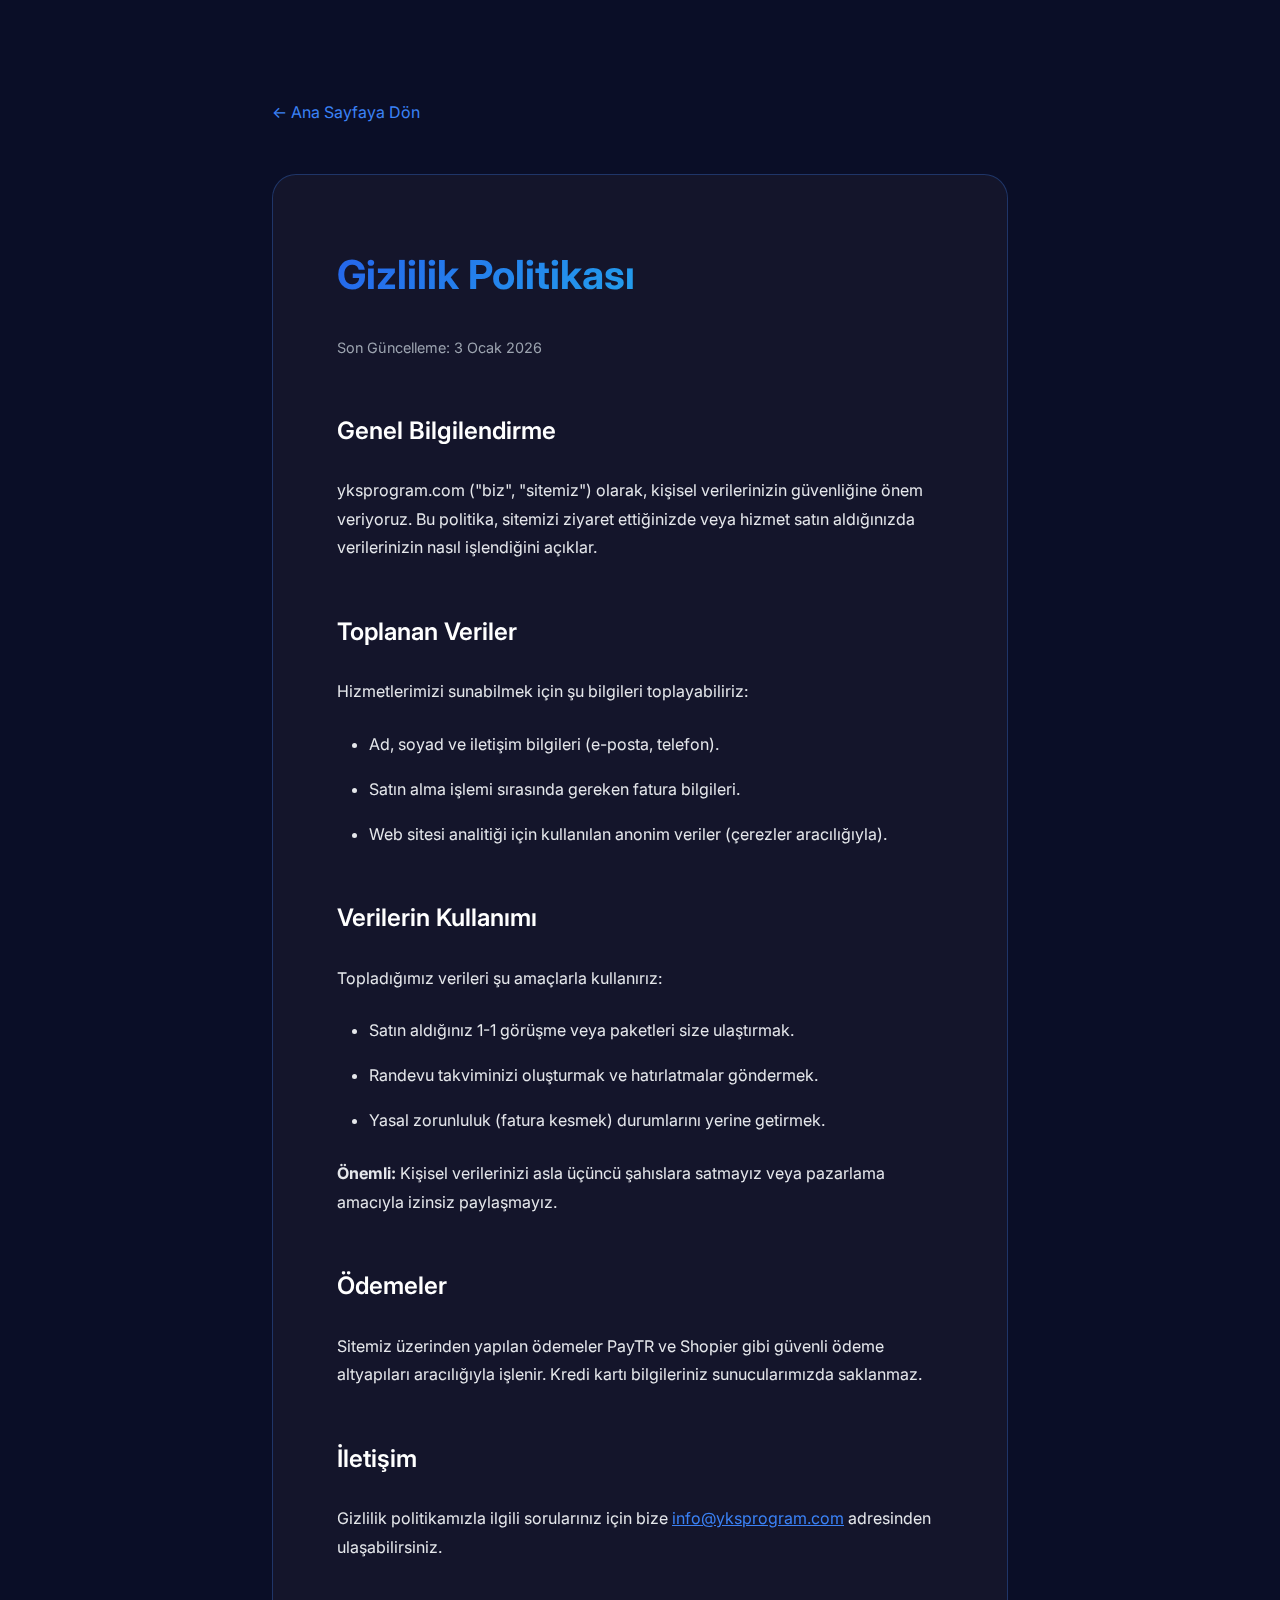
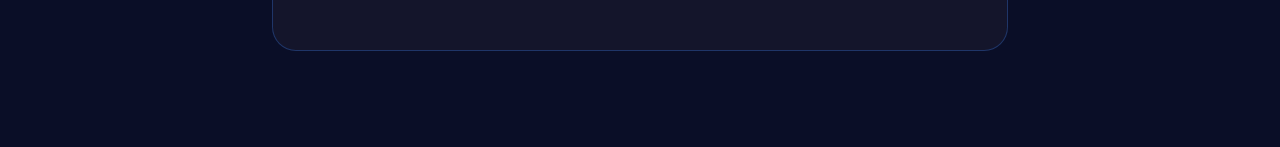
<file: gizlilik-politikasi.html>
<!DOCTYPE html>
<html lang="tr">
<head>
    <meta charset="UTF-8">
    <meta name="viewport" content="width=device-width, initial-scale=1.0">
    <title>Gizlilik Politikası - YKS 2026 Program</title>
    <link rel="icon" type="image/png" href="images/arrows.png">
    <link rel="stylesheet" href="styles.css">
    <link rel="preconnect" href="https://fonts.googleapis.com">
    <link rel="preconnect" href="https://fonts.gstatic.com" crossorigin>
    <link href="https://fonts.googleapis.com/css2?family=Inter:wght@300;400;500;600;700;800&display=swap" rel="stylesheet">
    <style>
        .policy-page {
            padding-top: 100px;
            padding-bottom: var(--spacing-3xl);
            min-height: 100vh;
        }
        .policy-container {
            max-width: 800px;
            margin: 0 auto;
            padding: 0 var(--spacing-lg);
        }
        .policy-content {
            background: rgba(26, 26, 46, 0.6);
            backdrop-filter: blur(10px);
            border: 1px solid rgba(59, 130, 246, 0.3);
            border-radius: var(--radius-xl);
            padding: var(--spacing-2xl);
            line-height: 1.8;
        }
        .policy-content h1 {
            font-size: 2.5rem;
            font-weight: 700;
            margin-bottom: var(--spacing-md);
            background: var(--gradient-2);
            -webkit-background-clip: text;
            -webkit-text-fill-color: transparent;
            background-clip: text;
        }
        .policy-content h2 {
            font-size: 1.5rem;
            font-weight: 600;
            margin-top: var(--spacing-xl);
            margin-bottom: var(--spacing-md);
            color: var(--text-primary);
        }
        .policy-content p {
            color: var(--text-secondary);
            margin-bottom: var(--spacing-md);
        }
        .policy-content ul {
            color: var(--text-secondary);
            margin-bottom: var(--spacing-md);
            padding-left: var(--spacing-lg);
        }
        .policy-content li {
            margin-bottom: var(--spacing-sm);
        }
        .policy-meta {
            color: var(--text-tertiary);
            font-size: 0.9rem;
            margin-bottom: var(--spacing-xl);
        }
        .back-link {
            display: inline-block;
            margin-bottom: var(--spacing-xl);
            color: var(--blue-500);
            text-decoration: none;
            transition: color 0.3s ease;
        }
        .back-link:hover {
            color: var(--blue-400);
        }
        @media (max-width: 768px) {
            .policy-content {
                padding: var(--spacing-lg);
            }
            .policy-content h1 {
                font-size: 2rem;
            }
            .policy-content h2 {
                font-size: 1.3rem;
            }
        }
    </style>
</head>
<body>
    <section class="policy-page">
        <div class="policy-container">
            <a href="index.html" class="back-link">← Ana Sayfaya Dön</a>
            <div class="policy-content">
                <h1>Gizlilik Politikası</h1>
                <div class="policy-meta">Son Güncelleme: 3 Ocak 2026</div>
                
                <h2>Genel Bilgilendirme</h2>
                <p>yksprogram.com ("biz", "sitemiz") olarak, kişisel verilerinizin güvenliğine önem veriyoruz. Bu politika, sitemizi ziyaret ettiğinizde veya hizmet satın aldığınızda verilerinizin nasıl işlendiğini açıklar.</p>
                
                <h2>Toplanan Veriler</h2>
                <p>Hizmetlerimizi sunabilmek için şu bilgileri toplayabiliriz:</p>
                <ul>
                    <li>Ad, soyad ve iletişim bilgileri (e-posta, telefon).</li>
                    <li>Satın alma işlemi sırasında gereken fatura bilgileri.</li>
                    <li>Web sitesi analitiği için kullanılan anonim veriler (çerezler aracılığıyla).</li>
                </ul>
                
                <h2>Verilerin Kullanımı</h2>
                <p>Topladığımız verileri şu amaçlarla kullanırız:</p>
                <ul>
                    <li>Satın aldığınız 1-1 görüşme veya paketleri size ulaştırmak.</li>
                    <li>Randevu takviminizi oluşturmak ve hatırlatmalar göndermek.</li>
                    <li>Yasal zorunluluk (fatura kesmek) durumlarını yerine getirmek.</li>
                </ul>
                <p><strong>Önemli:</strong> Kişisel verilerinizi asla üçüncü şahıslara satmayız veya pazarlama amacıyla izinsiz paylaşmayız.</p>
                
                <h2>Ödemeler</h2>
                <p>Sitemiz üzerinden yapılan ödemeler PayTR ve Shopier gibi güvenli ödeme altyapıları aracılığıyla işlenir. Kredi kartı bilgileriniz sunucularımızda saklanmaz.</p>
                
                <h2>İletişim</h2>
                <p>Gizlilik politikamızla ilgili sorularınız için bize <a href="mailto:info@yksprogram.com" style="color: var(--blue-500);">info@yksprogram.com</a> adresinden ulaşabilirsiniz.</p>
            </div>
        </div>
    </section>
</body>
</html>
</file>
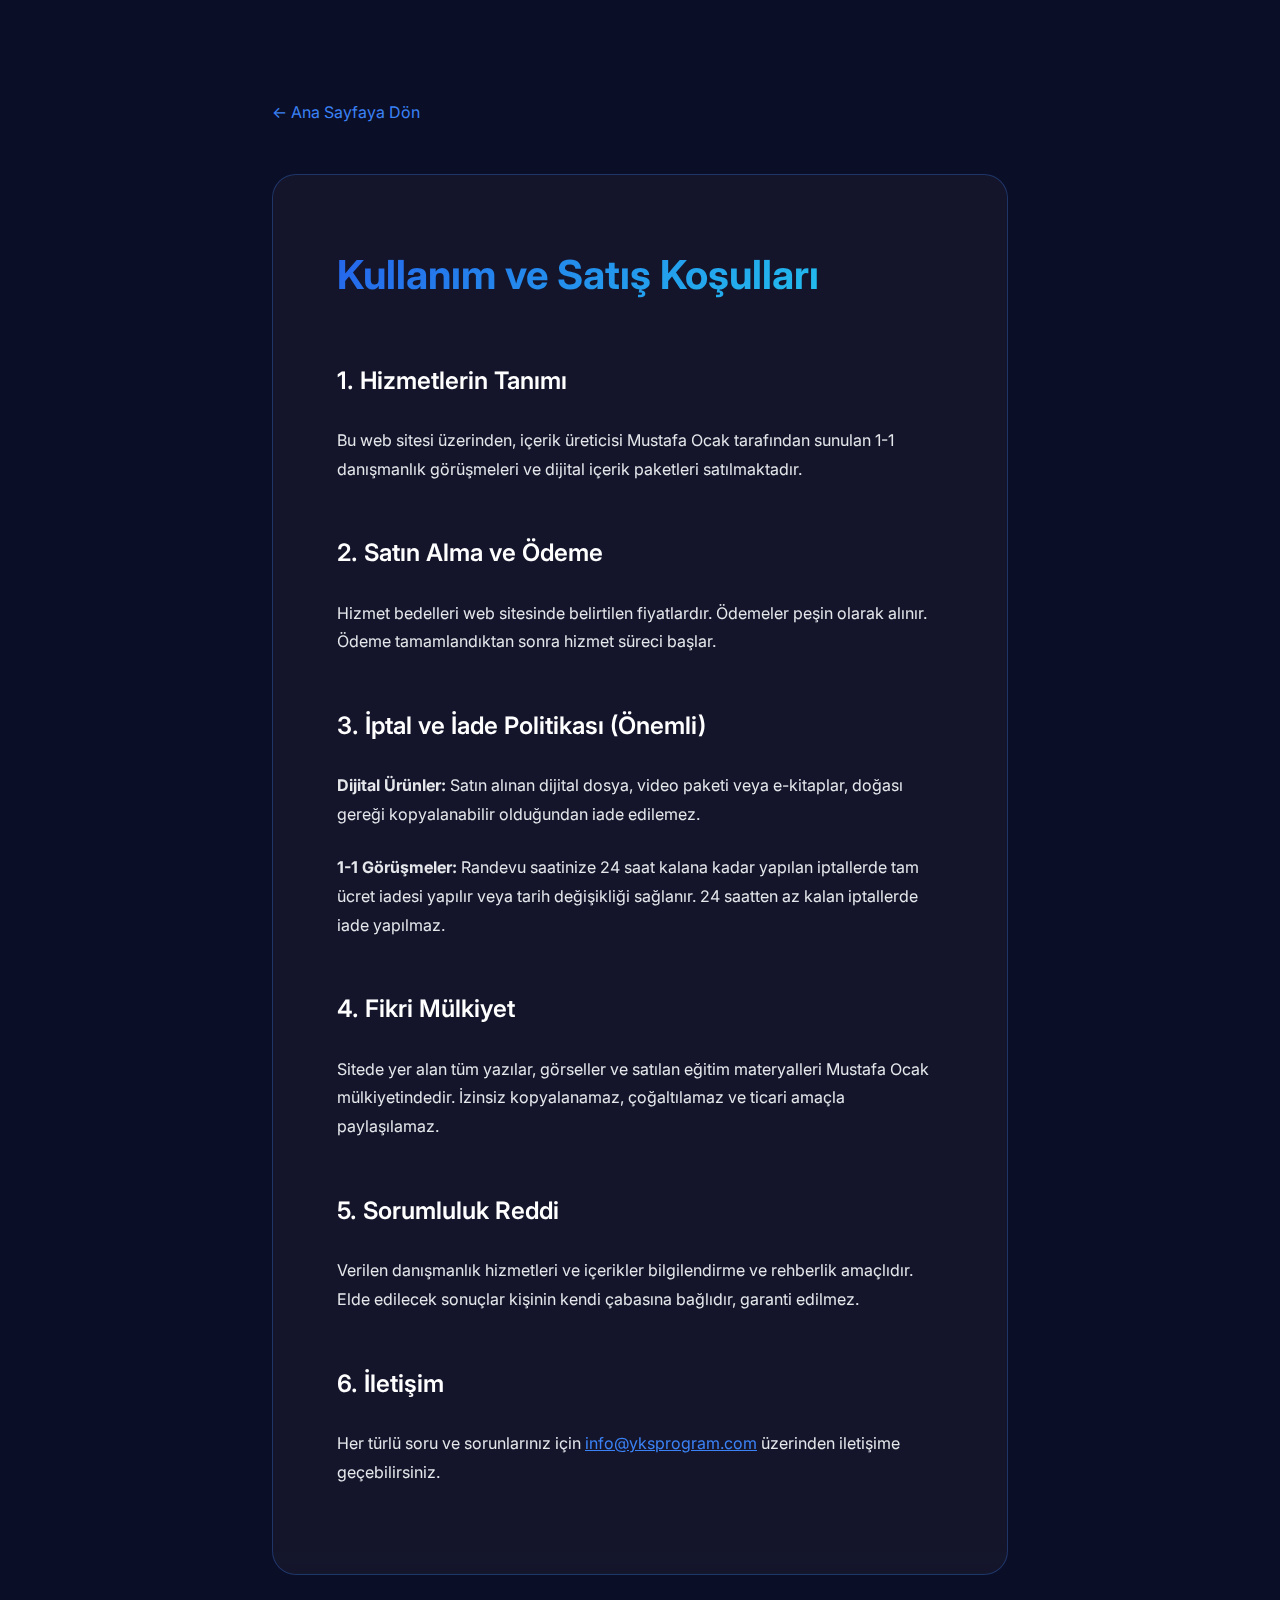
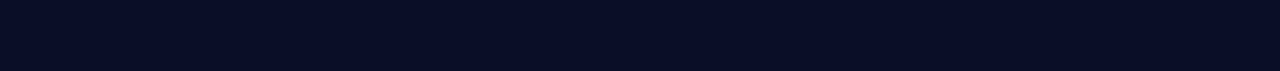
<file: kullanim-kosullari.html>
<!DOCTYPE html>
<html lang="tr">
<head>
    <meta charset="UTF-8">
    <meta name="viewport" content="width=device-width, initial-scale=1.0">
    <title>Kullanım Koşulları - YKS 2026 Program</title>
    <link rel="icon" type="image/png" href="images/arrows.png">
    <link rel="stylesheet" href="styles.css">
    <link rel="preconnect" href="https://fonts.googleapis.com">
    <link rel="preconnect" href="https://fonts.gstatic.com" crossorigin>
    <link href="https://fonts.googleapis.com/css2?family=Inter:wght@300;400;500;600;700;800&display=swap" rel="stylesheet">
    <style>
        .policy-page {
            padding-top: 100px;
            padding-bottom: var(--spacing-3xl);
            min-height: 100vh;
        }
        .policy-container {
            max-width: 800px;
            margin: 0 auto;
            padding: 0 var(--spacing-lg);
        }
        .policy-content {
            background: rgba(26, 26, 46, 0.6);
            backdrop-filter: blur(10px);
            border: 1px solid rgba(59, 130, 246, 0.3);
            border-radius: var(--radius-xl);
            padding: var(--spacing-2xl);
            line-height: 1.8;
        }
        .policy-content h1 {
            font-size: 2.5rem;
            font-weight: 700;
            margin-bottom: var(--spacing-md);
            background: var(--gradient-2);
            -webkit-background-clip: text;
            -webkit-text-fill-color: transparent;
            background-clip: text;
        }
        .policy-content h2 {
            font-size: 1.5rem;
            font-weight: 600;
            margin-top: var(--spacing-xl);
            margin-bottom: var(--spacing-md);
            color: var(--text-primary);
        }
        .policy-content p {
            color: var(--text-secondary);
            margin-bottom: var(--spacing-md);
        }
        .policy-content ul {
            color: var(--text-secondary);
            margin-bottom: var(--spacing-md);
            padding-left: var(--spacing-lg);
        }
        .policy-content li {
            margin-bottom: var(--spacing-sm);
        }
        .back-link {
            display: inline-block;
            margin-bottom: var(--spacing-xl);
            color: var(--blue-500);
            text-decoration: none;
            transition: color 0.3s ease;
        }
        .back-link:hover {
            color: var(--blue-400);
        }
        @media (max-width: 768px) {
            .policy-content {
                padding: var(--spacing-lg);
            }
            .policy-content h1 {
                font-size: 2rem;
            }
            .policy-content h2 {
                font-size: 1.3rem;
            }
        }
    </style>
</head>
<body>
    <section class="policy-page">
        <div class="policy-container">
            <a href="index.html" class="back-link">← Ana Sayfaya Dön</a>
            <div class="policy-content">
                <h1>Kullanım ve Satış Koşulları</h1>
                
                <h2>1. Hizmetlerin Tanımı</h2>
                <p>Bu web sitesi üzerinden, içerik üreticisi Mustafa Ocak tarafından sunulan 1-1 danışmanlık görüşmeleri ve dijital içerik paketleri satılmaktadır.</p>
                
                <h2>2. Satın Alma ve Ödeme</h2>
                <p>Hizmet bedelleri web sitesinde belirtilen fiyatlardır. Ödemeler peşin olarak alınır. Ödeme tamamlandıktan sonra hizmet süreci başlar.</p>
                
                <h2>3. İptal ve İade Politikası (Önemli)</h2>
                <p><strong>Dijital Ürünler:</strong> Satın alınan dijital dosya, video paketi veya e-kitaplar, doğası gereği kopyalanabilir olduğundan iade edilemez.</p>
                <p><strong>1-1 Görüşmeler:</strong> Randevu saatinize 24 saat kalana kadar yapılan iptallerde tam ücret iadesi yapılır veya tarih değişikliği sağlanır. 24 saatten az kalan iptallerde iade yapılmaz.</p>
                
                <h2>4. Fikri Mülkiyet</h2>
                <p>Sitede yer alan tüm yazılar, görseller ve satılan eğitim materyalleri Mustafa Ocak mülkiyetindedir. İzinsiz kopyalanamaz, çoğaltılamaz ve ticari amaçla paylaşılamaz.</p>
                
                <h2>5. Sorumluluk Reddi</h2>
                <p>Verilen danışmanlık hizmetleri ve içerikler bilgilendirme ve rehberlik amaçlıdır. Elde edilecek sonuçlar kişinin kendi çabasına bağlıdır, garanti edilmez.</p>
                
                <h2>6. İletişim</h2>
                <p>Her türlü soru ve sorunlarınız için <a href="mailto:info@yksprogram.com" style="color: var(--blue-500);">info@yksprogram.com</a> üzerinden iletişime geçebilirsiniz.</p>
            </div>
        </div>
    </section>
</body>
</html>
</file>
<file: styles.css>
/* ============================================
   CSS Variables - Color Palette from NFT Theme
   ============================================ */
:root {
    /* Dark Base Colors */
    --bg-primary: #0A0E27;
    --bg-secondary: #1A1A2E;
    --bg-tertiary: #16213E;
    
    /* Blue Accents (replacing purple/pink) */
    --blue-400: #60A5FA;
    --blue-500: #3B82F6;
    --blue-600: #2563EB;
    --blue-700: #1D4ED8;
    --blue-800: #1E40AF;
    --cyan-400: #22D3EE;
    --cyan-500: #06B6D4;
    --cyan-600: #0891B2;
    
    /* Gradient Colors (blue tones) */
    --gradient-1: linear-gradient(135deg, #3B82F6 0%, #06B6D4 100%);
    --gradient-2: linear-gradient(135deg, #2563EB 0%, #22D3EE 100%);
    --gradient-3: linear-gradient(135deg, #1D4ED8 0%, #3B82F6 100%);
    --gradient-4: linear-gradient(135deg, #0A0E27 0%, #1A1A2E 50%, #16213E 100%);
    --gradient-5: linear-gradient(135deg, #1E40AF 0%, #06B6D4 100%);
    
    /* Text Colors */
    --text-primary: #FFFFFF;
    --text-secondary: #E5E7EB;
    --text-tertiary: #9CA3AF;
    
    /* Spacing */
    --spacing-xs: 0.5rem;
    --spacing-sm: 1rem;
    --spacing-md: 1.5rem;
    --spacing-lg: 2rem;
    --spacing-xl: 3rem;
    --spacing-2xl: 4rem;
    --spacing-3xl: 6rem;
    
    /* Border Radius */
    --radius-sm: 8px;
    --radius-md: 12px;
    --radius-lg: 16px;
    --radius-xl: 24px;
    
    /* Shadows */
    --shadow-sm: 0 2px 8px rgba(0, 0, 0, 0.1);
    --shadow-md: 0 4px 16px rgba(0, 0, 0, 0.2);
    --shadow-lg: 0 8px 32px rgba(0, 0, 0, 0.3);
    --shadow-glow: 0 0 20px rgba(59, 130, 246, 0.3);
    --shadow-glow-strong: 0 0 40px rgba(59, 130, 246, 0.5);
    --shadow-3d: 0 10px 40px rgba(59, 130, 246, 0.6), 0 0 60px rgba(34, 211, 238, 0.4);
    --shadow-3d-hover: 0 15px 50px rgba(59, 130, 246, 0.8), 0 0 80px rgba(34, 211, 238, 0.6);
}

/* ============================================
   Reset & Base Styles
   ============================================ */
* {
    margin: 0;
    padding: 0;
    box-sizing: border-box;
}

html {
    scroll-behavior: smooth;
}

body {
    font-family: 'Inter', -apple-system, BlinkMacSystemFont, 'Segoe UI', Roboto, sans-serif;
    background-color: var(--bg-primary);
    color: var(--text-primary);
    line-height: 1.6;
    overflow-x: hidden;
}

.container {
    max-width: 1200px;
    margin: 0 auto;
    padding: 0 var(--spacing-lg);
    position: relative;
    z-index: 1;
}

/* ============================================
   Navigation
   ============================================ */
.navbar {
    position: fixed;
    top: 0;
    left: 0;
    right: 0;
    z-index: 1000;
    background: rgba(10, 14, 39, 0.8);
    backdrop-filter: blur(10px);
    border-bottom: 1px solid rgba(59, 130, 246, 0.1);
    padding: var(--spacing-md) 0;
}

.nav-content {
    display: flex;
    justify-content: space-between;
    align-items: center;
}

.logo {
    display: flex;
    align-items: center;
    gap: var(--spacing-sm);
    font-size: 1.5rem;
    font-weight: 700;
    color: var(--text-primary);
}

.logo-icon {
    font-size: 2rem;
}

.nav-links {
    display: flex;
    list-style: none;
    gap: var(--spacing-xl);
}

.nav-links a {
    color: var(--text-secondary);
    text-decoration: none;
    font-weight: 500;
    transition: color 0.3s ease;
    position: relative;
}

.nav-links a:hover {
    color: var(--blue-500);
}

.nav-links a::after {
    content: '';
    position: absolute;
    bottom: -4px;
    left: 0;
    width: 0;
    height: 2px;
    background: var(--gradient-2);
    transition: width 0.3s ease;
}

.nav-links a:hover::after {
    width: 100%;
}

.nav-cta {
    padding: var(--spacing-xs) var(--spacing-md);
    font-size: 0.9rem;
}

/* ============================================
   Buttons
   ============================================ */
.btn-primary,
.btn-secondary {
    border: none;
    border-radius: var(--radius-md);
    font-weight: 600;
    cursor: pointer;
    transition: all 0.3s ease;
    display: inline-flex;
    align-items: center;
    gap: var(--spacing-xs);
    font-family: inherit;
}

.btn-primary {
    background: var(--gradient-2);
    color: var(--text-primary);
    padding: var(--spacing-sm) var(--spacing-lg);
    box-shadow: var(--shadow-glow);
}

.btn-primary:hover {
    transform: translateY(-2px);
    box-shadow: var(--shadow-glow-strong);
}

/* Hero CTA Buttons with 3D effect */
.hero-cta .btn-primary {
    box-shadow: var(--shadow-3d);
    position: relative;
}

.hero-cta .btn-primary:hover {
    box-shadow: var(--shadow-3d-hover);
    transform: translateY(-4px) scale(1.02);
}

.hero-cta .btn-primary::before {
    content: '';
    position: absolute;
    inset: -2px;
    background: var(--gradient-2);
    border-radius: var(--radius-md);
    opacity: 0.5;
    filter: blur(20px);
    z-index: -1;
    transition: opacity 0.3s ease;
}

.hero-cta .btn-primary:hover::before {
    opacity: 0.8;
}

.btn-secondary {
    background: rgba(255, 255, 255, 0.1);
    color: var(--text-primary);
    padding: var(--spacing-sm) var(--spacing-lg);
    border: 1px solid rgba(255, 255, 255, 0.2);
}

.btn-secondary:hover {
    background: rgba(255, 255, 255, 0.15);
    border-color: rgba(255, 255, 255, 0.3);
}

.btn-large {
    padding: var(--spacing-md) var(--spacing-xl);
    font-size: 1.1rem;
}

/* ============================================
   Hero Section
   ============================================ */
.hero {
    position: relative;
    min-height: 100vh;
    display: flex;
    align-items: center;
    padding-top: 80px;
    overflow: hidden;
}

.hero-background {
    position: absolute;
    top: 0;
    left: 0;
    right: 0;
    bottom: 0;
    z-index: 0;
    overflow: hidden;
}

.gradient-orb {
    position: absolute;
    border-radius: 50%;
    filter: blur(80px);
    opacity: 0.5;
    animation: float 20s infinite ease-in-out;
}

.orb-1 {
    width: 500px;
    height: 500px;
    background: var(--gradient-2);
    top: -200px;
    left: -200px;
    animation-delay: 0s;
}

.orb-2 {
    width: 400px;
    height: 400px;
    background: var(--gradient-3);
    bottom: -150px;
    right: -150px;
    animation-delay: 5s;
}

.orb-3 {
    width: 300px;
    height: 300px;
    background: var(--gradient-1);
    top: 50%;
    right: 10%;
    animation-delay: 10s;
}

@keyframes float {
    0%, 100% {
        transform: translate(0, 0) scale(1);
    }
    33% {
        transform: translate(30px, -30px) scale(1.1);
    }
    66% {
        transform: translate(-20px, 20px) scale(0.9);
    }
}

.hero-content {
    position: relative;
    z-index: 1;
    display: grid;
    grid-template-columns: 1.2fr 0.8fr;
    gap: 8rem;
    align-items: start;
}

.hero-title {
    font-size: 3.5rem;
    font-weight: 800;
    line-height: 1.2;
    margin-bottom: var(--spacing-lg);
}

.gradient-text {
    background: var(--gradient-2);
    -webkit-background-clip: text;
    -webkit-text-fill-color: transparent;
    background-clip: text;
}

.hero-subtitle {
    font-size: 1.25rem;
    color: var(--text-secondary);
    margin-bottom: var(--spacing-xl);
    line-height: 1.8;
}

.hero-cta {
    display: flex;
    gap: var(--spacing-md);
    margin-bottom: var(--spacing-2xl);
}

.hero-stats {
    display: flex;
    gap: var(--spacing-xl);
}

.stat-item {
    text-align: left;
}

.stat-text {
    font-size: 1.1rem;
    color: var(--text-secondary);
    line-height: 1.6;
}

.stat-highlight {
    font-size: 1.5rem;
    font-weight: 700;
    background: var(--gradient-2);
    -webkit-background-clip: text;
    -webkit-text-fill-color: transparent;
    background-clip: text;
}

.stat-number {
    font-size: 2rem;
    font-weight: 700;
    background: var(--gradient-2);
    -webkit-background-clip: text;
    -webkit-text-fill-color: transparent;
    background-clip: text;
    margin-bottom: var(--spacing-xs);
}

.stat-label {
    font-size: 0.9rem;
    color: var(--text-tertiary);
}

/* Hero Visual */
.hero-visual {
    position: relative;
    display: flex;
    justify-content: center;
    align-items: flex-start;
    height: 500px;
}

.bundle-visual {
    display: grid;
    grid-template-columns: repeat(2, 1fr);
    grid-template-rows: repeat(2, 1fr);
    gap: var(--spacing-lg);
    width: 100%;
    max-width: 500px;
    aspect-ratio: 1;
    margin: 0;
}

.visual-card {
    width: 100%;
    height: 100%;
    aspect-ratio: 1;
    background: rgba(59, 130, 246, 0.1);
    backdrop-filter: blur(10px);
    border: 1px solid rgba(59, 130, 246, 0.3);
    border-radius: var(--radius-lg);
    display: flex;
    align-items: center;
    justify-content: center;
    box-shadow: var(--shadow-glow);
}

.card-icon {
    font-size: 4rem;
    z-index: 2;
}

.card-image {
    width: 100%;
    height: 100%;
    object-fit: contain;
    z-index: 2;
    position: relative;
}

.card-glow {
    position: absolute;
    inset: -2px;
    background: var(--gradient-2);
    border-radius: var(--radius-lg);
    opacity: 0;
    filter: blur(20px);
    transition: opacity 0.3s ease;
    z-index: -1;
}

.visual-card:hover .card-glow {
    opacity: 0.5;
}


/* ============================================
   Section Styles
   ============================================ */
section {
    padding: var(--spacing-3xl) 0;
    position: relative;
}

.hero {
    padding-bottom: 0;
}

/* Wave transitions between sections */
section::before {
    content: '';
    position: absolute;
    top: 0;
    left: 0;
    right: 0;
    height: 120px;
    background: inherit;
    clip-path: polygon(0 0, 0 40%, 25% 50%, 50% 40%, 75% 50%, 100% 40%, 100% 0);
    z-index: 0;
}

section::after {
    content: '';
    position: absolute;
    bottom: 0;
    left: 0;
    right: 0;
    height: 120px;
    background: inherit;
    clip-path: polygon(0 100%, 0 60%, 25% 50%, 50% 60%, 75% 50%, 100% 60%, 100% 100%);
    z-index: 0;
}

.hero::after {
    background: var(--bg-primary);
    clip-path: polygon(0 100%, 0 60%, 25% 50%, 50% 60%, 75% 50%, 100% 60%, 100% 100%);
}

.features::before {
    background: linear-gradient(180deg, var(--bg-primary) 0%, var(--bg-secondary) 100%);
}

.testimonials::before {
    background: var(--bg-primary);
    clip-path: polygon(0 0, 0 35%, 25% 45%, 50% 35%, 75% 45%, 100% 35%, 100% 0);
}

.testimonials::after {
    background: var(--bg-primary);
    clip-path: polygon(0 100%, 0 65%, 25% 55%, 50% 65%, 75% 55%, 100% 65%, 100% 100%);
}

.pricing::before {
    background: var(--bg-secondary);
    clip-path: polygon(0 0, 0 32%, 22% 42%, 45% 32%, 68% 42%, 90% 32%, 100% 40%, 100% 0);
}

.footer::before {
    background: var(--bg-primary);
    clip-path: polygon(0 0, 0 28%, 20% 38%, 40% 28%, 60% 38%, 80% 28%, 100% 35%, 100% 0);
}

.section-header {
    text-align: center;
    margin-bottom: var(--spacing-3xl);
    position: relative;
    z-index: 1;
}

.section-title {
    font-size: 2.5rem;
    font-weight: 700;
    margin-bottom: var(--spacing-md);
    background: var(--gradient-2);
    -webkit-background-clip: text;
    -webkit-text-fill-color: transparent;
    background-clip: text;
}

.section-subtitle {
    font-size: 1.1rem;
    color: var(--text-secondary);
}

/* ============================================
   Features Section
   ============================================ */
.features {
    background: linear-gradient(180deg, var(--bg-primary) 0%, var(--bg-secondary) 50%, var(--bg-secondary) 100%);
    position: relative;
}

.features::before {
    background: linear-gradient(180deg, var(--bg-primary) 0%, var(--bg-secondary) 100%);
}

.features-grid {
    display: grid;
    grid-template-columns: repeat(4, 1fr);
    gap: var(--spacing-lg);
    position: relative;
    z-index: 1;
}

.feature-card {
    background: linear-gradient(135deg, rgba(59, 130, 246, 0.1) 0%, rgba(34, 211, 238, 0.05) 100%);
    backdrop-filter: blur(10px);
    border: 1px solid rgba(59, 130, 246, 0.3);
    border-radius: var(--radius-lg);
    padding: var(--spacing-md);
    transition: all 0.3s ease;
    position: relative;
    overflow: hidden;
    box-shadow: 0 4px 20px rgba(59, 130, 246, 0.1);
}

.feature-card::before {
    content: '';
    position: absolute;
    top: 0;
    left: 0;
    right: 0;
    height: 3px;
    background: var(--gradient-2);
    transform: scaleX(0);
    transition: transform 0.3s ease;
}

.feature-card:hover {
    transform: translateY(-8px);
    border-color: rgba(59, 130, 246, 0.6);
    box-shadow: 0 8px 30px rgba(59, 130, 246, 0.3), 0 0 40px rgba(34, 211, 238, 0.2);
    background: linear-gradient(135deg, rgba(59, 130, 246, 0.15) 0%, rgba(34, 211, 238, 0.1) 100%);
}

.feature-card:hover::before {
    transform: scaleX(1);
}

.feature-icon {
    width: 56px;
    height: 56px;
    background: var(--gradient-2);
    border-radius: var(--radius-md);
    display: flex;
    align-items: center;
    justify-content: center;
    margin-bottom: var(--spacing-md);
    color: var(--text-primary);
    box-shadow: 0 4px 15px rgba(59, 130, 246, 0.4);
    position: relative;
    overflow: hidden;
}

.feature-icon-image {
    width: 100%;
    height: 100%;
    object-fit: contain;
    padding: 8px;
}

.feature-title {
    font-size: 1.2rem;
    font-weight: 600;
    margin-bottom: var(--spacing-sm);
    color: var(--text-primary);
}

.feature-description {
    color: var(--text-secondary);
    line-height: 1.6;
    font-size: 0.9rem;
}

/* ============================================
   Testimonials Section
   ============================================ */
.testimonials {
    background: linear-gradient(180deg, var(--bg-secondary) 0%, var(--bg-primary) 50%, var(--bg-primary) 100%);
    position: relative;
}

.testimonials::before {
    background: linear-gradient(180deg, var(--bg-secondary) 0%, var(--bg-primary) 100%);
}

.testimonials::after {
    background: linear-gradient(180deg, var(--bg-primary) 0%, var(--bg-secondary) 100%);
}

.carousel-container {
    position: relative;
    max-width: 1000px;
    margin: 0 auto;
    z-index: 1;
}

.carousel-wrapper {
    overflow: hidden;
    border-radius: var(--radius-xl);
    width: 100%;
    position: relative;
}

.carousel-track {
    display: flex;
    transition: transform 0.5s cubic-bezier(0.4, 0, 0.2, 1);
    will-change: transform;
}

.testimonial-card {
    width: 100%;
    min-width: 100%;
    max-width: 100%;
    flex: 0 0 100%;
    flex-shrink: 0;
    flex-grow: 0;
    display: flex;
    justify-content: center;
    align-items: center;
}

.testimonial-content {
    background: linear-gradient(135deg, rgba(59, 130, 246, 0.15) 0%, rgba(34, 211, 238, 0.1) 100%);
    backdrop-filter: blur(10px);
    border: 1px solid rgba(59, 130, 246, 0.3);
    border-radius: var(--radius-xl);
    padding: var(--spacing-2xl);
    box-shadow: 0 8px 32px rgba(59, 130, 246, 0.2);
    width: 100%;
    max-width: 100%;
    box-sizing: border-box;
}

.testimonial-before-after {
    display: flex;
    justify-content: space-around;
    align-items: center;
    margin-bottom: var(--spacing-xl);
    padding: var(--spacing-lg);
    background: linear-gradient(135deg, rgba(59, 130, 246, 0.1) 0%, rgba(34, 211, 238, 0.05) 100%);
    border: 1px solid rgba(59, 130, 246, 0.2);
    border-radius: var(--radius-lg);
}

.before-section,
.after-section {
    text-align: center;
    flex: 1;
}

.ba-label {
    font-size: 0.9rem;
    color: var(--text-tertiary);
    margin-bottom: var(--spacing-sm);
    text-transform: uppercase;
    letter-spacing: 1px;
}

.ba-image {
    width: 150px;
    height: 150px;
    margin: 0 auto var(--spacing-md);
    background: linear-gradient(135deg, rgba(59, 130, 246, 0.15) 0%, rgba(34, 211, 238, 0.1) 100%);
    border: 2px solid rgba(59, 130, 246, 0.4);
    border-radius: var(--radius-md);
    display: flex;
    align-items: center;
    justify-content: center;
    box-shadow: 0 4px 15px rgba(59, 130, 246, 0.2);
    overflow: hidden;
    position: relative;
}

.ba-image-content {
    width: 100%;
    height: 100%;
    object-fit: cover;
    border-radius: var(--radius-md);
}

.placeholder-image {
    font-size: 4rem;
}

.ba-score {
    font-size: 1.5rem;
    font-weight: 700;
    color: var(--text-primary);
}

.after-section .ba-score {
    background: var(--gradient-2);
    -webkit-background-clip: text;
    -webkit-text-fill-color: transparent;
    background-clip: text;
}

.arrow-divider {
    font-size: 2rem;
    color: var(--blue-500);
    margin: 0 var(--spacing-md);
}

.testimonial-text {
    text-align: center;
}

.testimonial-quote {
    font-size: 1.1rem;
    line-height: 1.8;
    color: var(--text-secondary);
    margin-bottom: var(--spacing-xl);
    font-style: italic;
}

.testimonial-author {
    display: flex;
    align-items: center;
    justify-content: center;
    gap: var(--spacing-md);
}

.author-avatar {
    width: 60px;
    height: 60px;
    border-radius: 50%;
    background: var(--gradient-2);
    display: flex;
    align-items: center;
    justify-content: center;
    font-size: 1.5rem;
    font-weight: 700;
    color: var(--text-primary);
    overflow: hidden;
    position: relative;
}

.avatar-image {
    width: 100%;
    height: 100%;
    object-fit: cover;
    border-radius: 50%;
}

.avatar-placeholder {
    width: 100%;
    height: 100%;
    border-radius: 50%;
    background: var(--gradient-2);
    display: flex;
    align-items: center;
    justify-content: center;
}

.author-info {
    text-align: left;
}

.author-name {
    font-weight: 600;
    color: var(--text-primary);
    margin-bottom: var(--spacing-xs);
}

.author-detail {
    font-size: 0.9rem;
    color: var(--text-tertiary);
}

.carousel-btn {
    position: absolute;
    top: 50%;
    transform: translateY(-50%);
    width: 48px;
    height: 48px;
    border-radius: 50%;
    background: rgba(59, 130, 246, 0.2);
    border: 1px solid rgba(59, 130, 246, 0.3);
    color: var(--text-primary);
    cursor: pointer;
    display: flex;
    align-items: center;
    justify-content: center;
    transition: all 0.3s ease;
    z-index: 10;
}

.carousel-btn:hover {
    background: rgba(59, 130, 246, 0.4);
    border-color: rgba(59, 130, 246, 0.5);
    transform: translateY(-50%) scale(1.1);
}

.carousel-prev {
    left: -60px;
}

.carousel-next {
    right: -60px;
}

.carousel-dots {
    display: flex;
    justify-content: center;
    gap: var(--spacing-sm);
    margin-top: var(--spacing-xl);
}

.carousel-dot {
    width: 12px;
    height: 12px;
    border-radius: 50%;
    background: rgba(59, 130, 246, 0.3);
    border: none;
    cursor: pointer;
    transition: all 0.3s ease;
}

.carousel-dot.active {
    background: var(--blue-500);
    width: 32px;
    border-radius: 6px;
}

/* ============================================
   Pricing Section
   ============================================ */
.pricing {
    background: linear-gradient(180deg, var(--bg-primary) 0%, var(--bg-secondary) 50%, var(--bg-secondary) 100%);
    position: relative;
}

.pricing::before {
    background: linear-gradient(180deg, var(--bg-primary) 0%, var(--bg-secondary) 100%);
}

.pricing-card-wrapper {
    display: flex;
    justify-content: center;
    max-width: 600px;
    margin: 0 auto;
    position: relative;
    z-index: 1;
}

.pricing-card {
    background: linear-gradient(135deg, rgba(59, 130, 246, 0.15) 0%, rgba(34, 211, 238, 0.1) 100%);
    backdrop-filter: blur(10px);
    border: 2px solid rgba(59, 130, 246, 0.4);
    border-radius: var(--radius-xl);
    padding: var(--spacing-2xl);
    position: relative;
    width: 100%;
    box-shadow: 0 8px 40px rgba(59, 130, 246, 0.3), 0 0 60px rgba(34, 211, 238, 0.2);
}

.pricing-badge {
    position: absolute;
    top: -15px;
    left: 50%;
    transform: translateX(-50%);
    background: var(--gradient-2);
    color: var(--text-primary);
    padding: var(--spacing-xs) var(--spacing-lg);
    border-radius: var(--radius-md);
    font-size: 0.9rem;
    font-weight: 600;
    box-shadow: var(--shadow-glow);
}

.pricing-header {
    text-align: center;
    margin-bottom: var(--spacing-2xl);
    padding-top: var(--spacing-md);
}

.pricing-title {
    font-size: 1.8rem;
    font-weight: 700;
    margin-bottom: var(--spacing-lg);
    color: var(--text-primary);
}

.pricing-price {
    display: flex;
    flex-direction: column;
    align-items: center;
    gap: var(--spacing-xs);
}

.price-amount {
    font-size: 3rem;
    font-weight: 800;
    background: var(--gradient-2);
    -webkit-background-clip: text;
    -webkit-text-fill-color: transparent;
    background-clip: text;
}

.price-period {
    font-size: 1rem;
    color: var(--text-tertiary);
}

.pricing-features {
    margin-bottom: var(--spacing-2xl);
}

.feature-item {
    display: flex;
    align-items: flex-start;
    gap: var(--spacing-md);
    margin-bottom: var(--spacing-md);
    color: var(--text-secondary);
}

.check-icon {
    color: var(--blue-500);
    flex-shrink: 0;
    margin-top: 2px;
}

.btn-purchase {
    width: 100%;
    justify-content: center;
    padding: var(--spacing-md) var(--spacing-xl);
    font-size: 1.1rem;
    margin-bottom: var(--spacing-md);
}

.pricing-note {
    text-align: center;
    font-size: 0.9rem;
    color: var(--text-tertiary);
}

/* ============================================
   Footer
   ============================================ */
.footer {
    background: var(--bg-primary);
    border-top: 1px solid rgba(59, 130, 246, 0.1);
    padding: var(--spacing-3xl) 0 var(--spacing-lg);
}

.footer::before {
    background: linear-gradient(180deg, var(--bg-secondary) 0%, var(--bg-primary) 100%);
}

.footer-content {
    display: grid;
    grid-template-columns: 2fr 1fr 1fr 1fr;
    gap: var(--spacing-2xl);
    margin-bottom: var(--spacing-2xl);
    position: relative;
    z-index: 1;
}

.footer-logo {
    display: flex;
    align-items: center;
    gap: var(--spacing-sm);
    font-size: 1.5rem;
    font-weight: 700;
    margin-bottom: var(--spacing-md);
}

.footer-description {
    color: var(--text-secondary);
    margin-bottom: var(--spacing-lg);
    line-height: 1.7;
}

.social-links {
    display: flex;
    gap: var(--spacing-md);
}

.social-link {
    width: 40px;
    height: 40px;
    border-radius: 50%;
    background: rgba(59, 130, 246, 0.1);
    border: 1px solid rgba(59, 130, 246, 0.2);
    display: flex;
    align-items: center;
    justify-content: center;
    color: var(--text-primary);
    text-decoration: none;
    transition: all 0.3s ease;
}

.social-link:hover {
    background: rgba(59, 130, 246, 0.2);
    border-color: rgba(59, 130, 246, 0.4);
    transform: translateY(-2px);
}

.footer-heading {
    font-size: 1.1rem;
    font-weight: 600;
    margin-bottom: var(--spacing-md);
    color: var(--text-primary);
}

.footer-links {
    list-style: none;
}

.footer-links li {
    margin-bottom: var(--spacing-sm);
}

.footer-links a {
    color: var(--text-secondary);
    text-decoration: none;
    transition: color 0.3s ease;
}

.footer-links a:hover {
    color: var(--blue-500);
}

.footer-bottom {
    text-align: center;
    padding-top: var(--spacing-lg);
    border-top: 1px solid rgba(59, 130, 246, 0.1);
    color: var(--text-tertiary);
    font-size: 0.9rem;
}

/* ============================================
   Responsive Design
   ============================================ */
@media (max-width: 1024px) {
    .hero-content {
        grid-template-columns: 1fr;
        gap: var(--spacing-2xl);
    }
    
    .hero-visual {
        height: 400px;
    }
    
    .carousel-prev {
        left: 10px;
    }
    
    .carousel-next {
        right: 10px;
    }
    
    .footer-content {
        grid-template-columns: 1fr 1fr;
        gap: var(--spacing-xl);
    }
}

@media (max-width: 768px) {
    .nav-links {
        display: none;
    }
    
    .hero-title {
        font-size: 2.5rem;
    }
    
    .hero-subtitle {
        font-size: 1.1rem;
    }
    
    .hero-cta {
        flex-direction: column;
    }
    
    .hero-stats {
        flex-wrap: wrap;
        justify-content: center;
    }
    
    .features-grid {
        grid-template-columns: 1fr;
    }
    
    .testimonial-before-after {
        flex-direction: column;
        gap: var(--spacing-lg);
    }
    
    .arrow-divider {
        transform: rotate(90deg);
        margin: var(--spacing-sm) 0;
    }
    
    .section-title {
        font-size: 2rem;
    }
    
    .footer-content {
        grid-template-columns: 1fr;
    }
    
    .container {
        padding: 0 var(--spacing-md);
    }
}

@media (max-width: 480px) {
    .hero-title {
        font-size: 2rem;
    }
    
    .hero-visual {
        height: 300px;
    }
    
    .visual-card {
        width: 120px;
        height: 150px;
    }
    
    .card-icon {
        font-size: 2.5rem;
    }
    
    .price-amount {
        font-size: 2.5rem;
    }
    
    .pricing-card {
        padding: var(--spacing-lg);
    }
}

/* ============================================
   Animations
   ============================================ */
@keyframes fadeInUp {
    from {
        opacity: 0;
        transform: translateY(30px);
    }
    to {
        opacity: 1;
        transform: translateY(0);
    }
}

.fade-in-up {
    animation: fadeInUp 0.6s ease-out;
}

/* Smooth scroll reveal */
@media (prefers-reduced-motion: no-preference) {
    .feature-card,
    .testimonial-card,
    .pricing-card {
        opacity: 0;
        animation: fadeInUp 0.6s ease-out forwards;
    }
    
    .feature-card:nth-child(1) { animation-delay: 0.1s; }
    .feature-card:nth-child(2) { animation-delay: 0.2s; }
    .feature-card:nth-child(3) { animation-delay: 0.3s; }
    .feature-card:nth-child(4) { animation-delay: 0.4s; }
    .feature-card:nth-child(5) { animation-delay: 0.5s; }
    .feature-card:nth-child(6) { animation-delay: 0.6s; }
}
</file>
